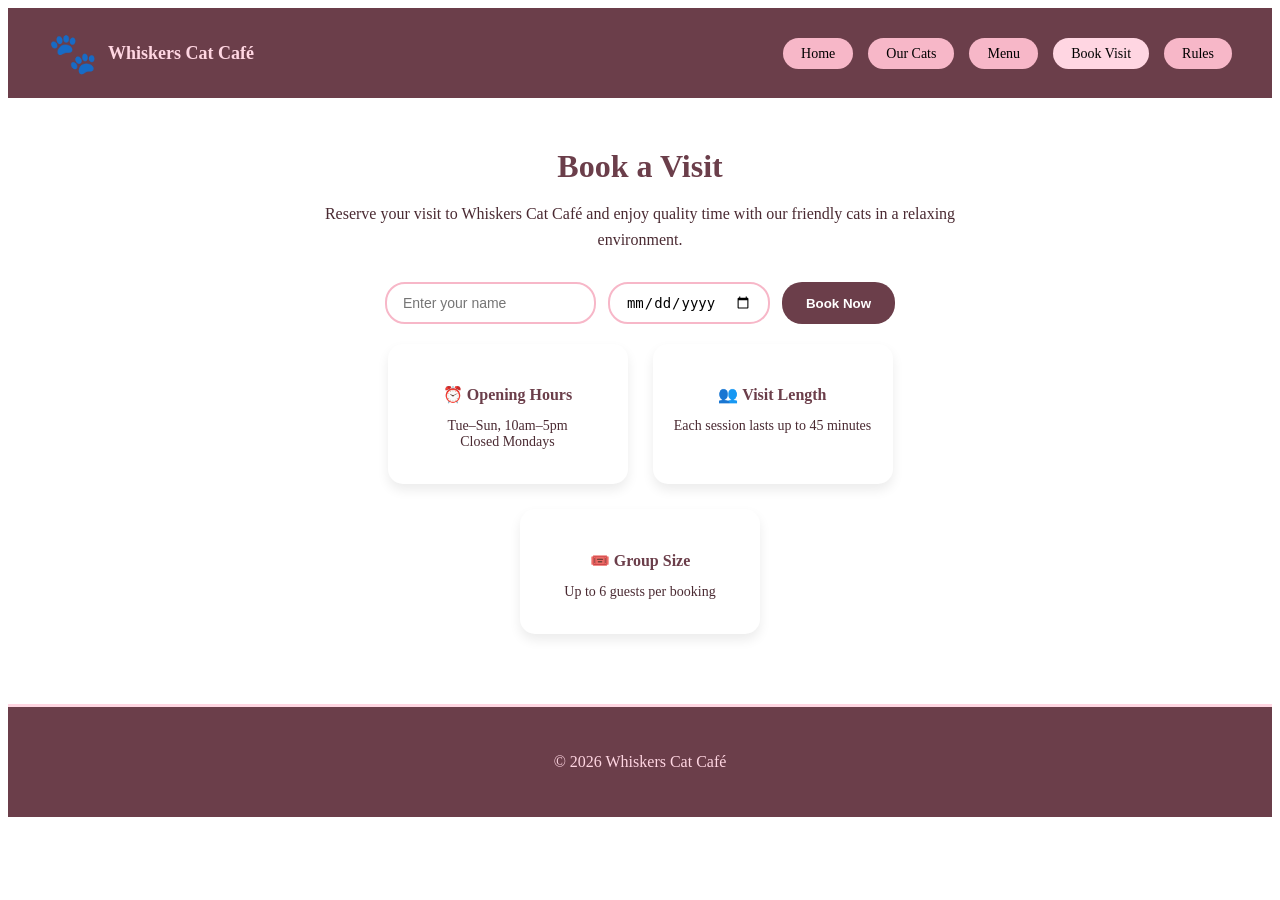
<file: pages/booking.html>
<!DOCTYPE html>
<html lang="en">
<head>
    <meta charset="UTF-8">
    <meta name="viewport" content="width=device-width, initial-scale=1.0">
    <title>Book a Visit</title>
    <link rel="stylesheet" href="../css/style.css">
</head>
<body>
<nav class="navbar">
    <div class="brand">
        <span class="logo">🐾</span>
        <span class="brand-name">Whiskers Cat Café</span>
    </div>
    <ul>
        <li><a href="../index.html">Home</a></li>
        <li><a href="cats.html">Our Cats</a></li>
        <li><a href="menu.html">Menu</a></li>
        <li><a href="booking.html" class="active">Book Visit</a></li>
        <li><a href="rules.html">Rules</a></li>
    </ul>
</nav>

<section class="booking-section">
    <h2>Book a Visit</h2>
    <p>
        Reserve your visit to Whiskers Cat Café and enjoy quality time
        with our friendly cats in a relaxing environment.
    </p>
    <form class="booking-form" onsubmit="return validateForm()">
        <label for="name" class="sr-only">Your name</label>
        <input type="text" id="name" placeholder="Enter your name">

        <label for="date" class="sr-only">Visit date</label>
        <input type="date" id="date">

        <button type="submit">Book Now</button>
    </form>
    <p id="confirmation" class="confirmation-message" hidden></p>
</section>

<section class="booking-info">
    <div class="info-card">
        <h4>⏰ Opening Hours</h4>
        <p>Tue–Sun, 10am–5pm<br>Closed Mondays</p>
    </div>
    <div class="info-card">
        <h4>👥 Visit Length</h4>
        <p>Each session lasts up to 45 minutes</p>
    </div>
    <div class="info-card">
        <h4>🎟️ Group Size</h4>
        <p>Up to 6 guests per booking</p>
    </div>
</section>

<footer class="footer">
    <p>© 2026 Whiskers Cat Café</p>
</footer>
<script src="../script/script.js"></script>
</body>
</html>
</file>
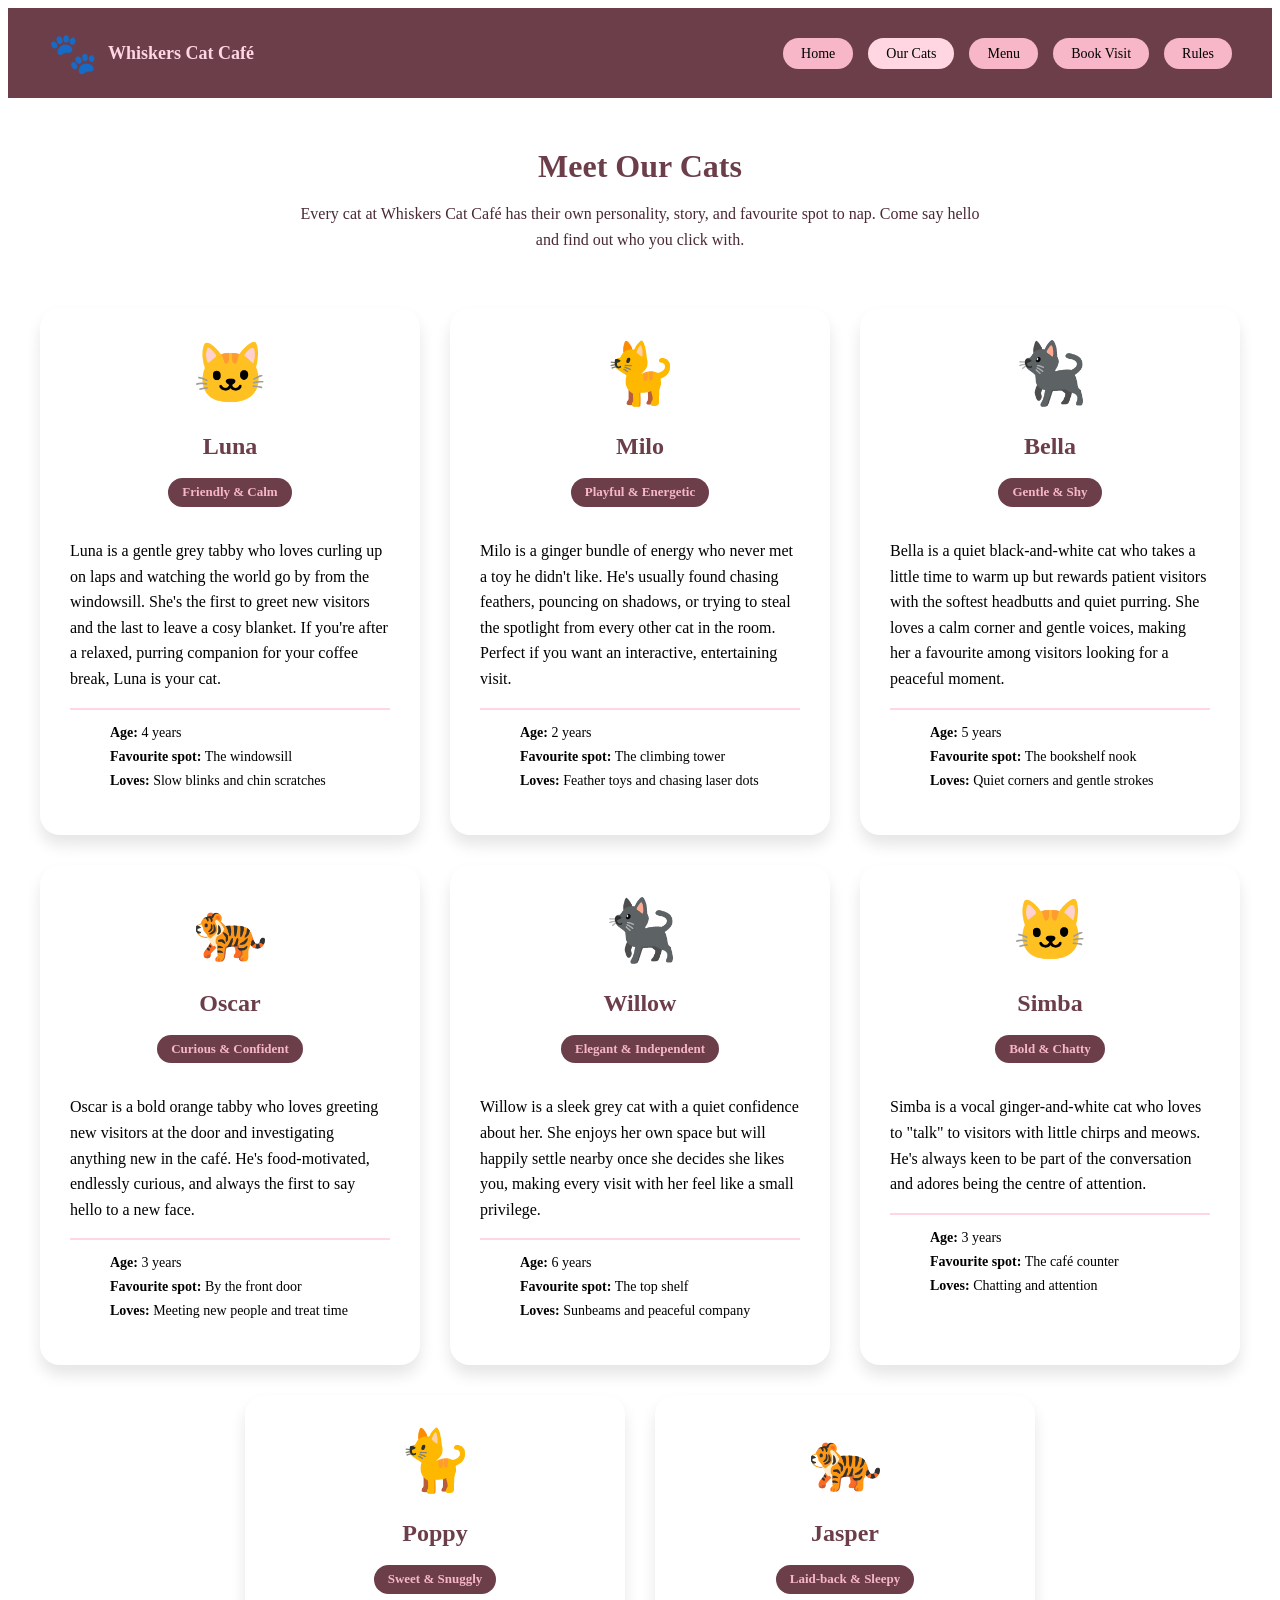
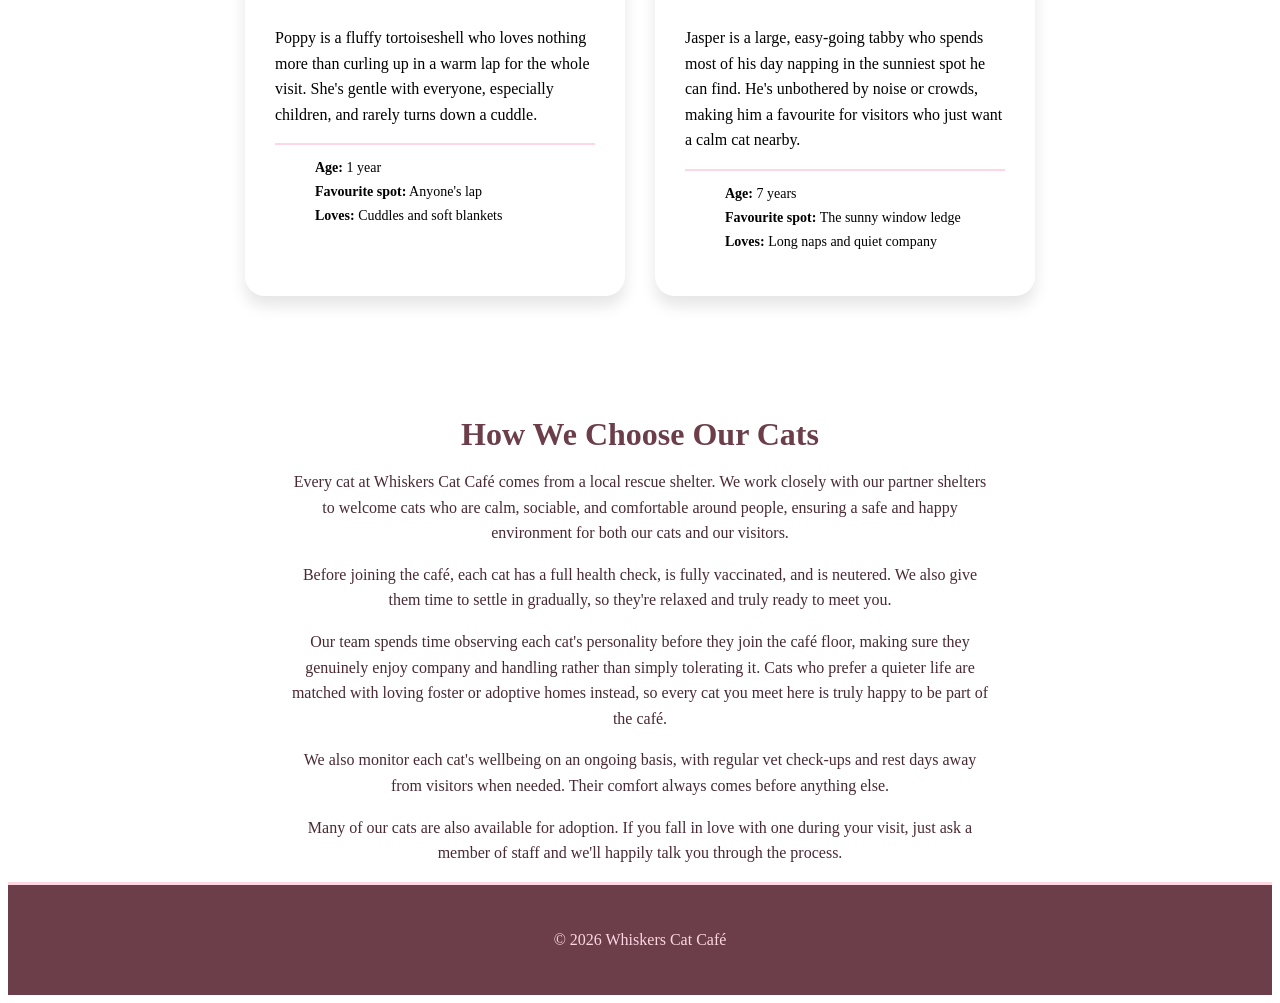
<file: pages/cats.html>
<!DOCTYPE html>
<html lang="en">
<head>
    <meta charset="UTF-8">
    <meta name="viewport" content="width=device-width, initial-scale=1.0">
    <title>Our Cats</title>
    <link rel="stylesheet" href="../css/style.css">
</head>
<body>
<nav class="navbar">
    <div class="brand">
        <span class="logo">🐾</span>
        <span class="brand-name">Whiskers Cat Café</span>
    </div>
    <ul>
        <li><a href="../index.html">Home</a></li>
        <li><a href="cats.html" class="active">Our Cats</a></li>
        <li><a href="menu.html">Menu</a></li>
        <li><a href="booking.html">Book Visit</a></li>
        <li><a href="rules.html">Rules</a></li>
    </ul>
</nav>

<section class="page-intro">
    <h2>Meet Our Cats</h2>
    <p>
        Every cat at Whiskers Cat Café has their own personality, story, and favourite
        spot to nap. Come say hello and find out who you click with.
    </p>
</section>

<section class="cats-grid">
    <div class="cat-card">
        <div class="cat-avatar">🐱</div>
        <h3>Luna</h3>
        <p class="cat-tagline">Friendly &amp; Calm</p>
        <p>
            Luna is a gentle grey tabby who loves curling up on laps and watching the
            world go by from the windowsill. She's the first to greet new visitors and
            the last to leave a cosy blanket. If you're after a relaxed, purring
            companion for your coffee break, Luna is your cat.
        </p>
        <ul class="cat-facts">
            <li><strong>Age:</strong> 4 years</li>
            <li><strong>Favourite spot:</strong> The windowsill</li>
            <li><strong>Loves:</strong> Slow blinks and chin scratches</li>
        </ul>
    </div>

    <div class="cat-card">
        <div class="cat-avatar">🐈</div>
        <h3>Milo</h3>
        <p class="cat-tagline">Playful &amp; Energetic</p>
        <p>
            Milo is a ginger bundle of energy who never met a toy he didn't like.
            He's usually found chasing feathers, pouncing on shadows, or trying to
            steal the spotlight from every other cat in the room. Perfect if you want
            an interactive, entertaining visit.
        </p>
        <ul class="cat-facts">
            <li><strong>Age:</strong> 2 years</li>
            <li><strong>Favourite spot:</strong> The climbing tower</li>
            <li><strong>Loves:</strong> Feather toys and chasing laser dots</li>
        </ul>
    </div>

    <div class="cat-card">
        <div class="cat-avatar">🐈‍⬛</div>
        <h3>Bella</h3>
        <p class="cat-tagline">Gentle &amp; Shy</p>
        <p>
            Bella is a quiet black-and-white cat who takes a little time to warm up
            but rewards patient visitors with the softest headbutts and quiet purring.
            She loves a calm corner and gentle voices, making her a favourite among
            visitors looking for a peaceful moment.
        </p>
        <ul class="cat-facts">
            <li><strong>Age:</strong> 5 years</li>
            <li><strong>Favourite spot:</strong> The bookshelf nook</li>
            <li><strong>Loves:</strong> Quiet corners and gentle strokes</li>
        </ul>
    </div>

    <div class="cat-card">
        <div class="cat-avatar">🐅</div>
        <h3>Oscar</h3>
        <p class="cat-tagline">Curious &amp; Confident</p>
        <p>
            Oscar is a bold orange tabby who loves greeting new visitors at the door
            and investigating anything new in the café. He's food-motivated, endlessly
            curious, and always the first to say hello to a new face.
        </p>
        <ul class="cat-facts">
            <li><strong>Age:</strong> 3 years</li>
            <li><strong>Favourite spot:</strong> By the front door</li>
            <li><strong>Loves:</strong> Meeting new people and treat time</li>
        </ul>
    </div>

    <div class="cat-card">
        <div class="cat-avatar">🐈‍⬛</div>
        <h3>Willow</h3>
        <p class="cat-tagline">Elegant &amp; Independent</p>
        <p>
            Willow is a sleek grey cat with a quiet confidence about her. She enjoys
            her own space but will happily settle nearby once she decides she likes
            you, making every visit with her feel like a small privilege.
        </p>
        <ul class="cat-facts">
            <li><strong>Age:</strong> 6 years</li>
            <li><strong>Favourite spot:</strong> The top shelf</li>
            <li><strong>Loves:</strong> Sunbeams and peaceful company</li>
        </ul>
    </div>

    <div class="cat-card">
        <div class="cat-avatar">🐱</div>
        <h3>Simba</h3>
        <p class="cat-tagline">Bold &amp; Chatty</p>
        <p>
            Simba is a vocal ginger-and-white cat who loves to "talk" to visitors
            with little chirps and meows. He's always keen to be part of the
            conversation and adores being the centre of attention.
        </p>
        <ul class="cat-facts">
            <li><strong>Age:</strong> 3 years</li>
            <li><strong>Favourite spot:</strong> The café counter</li>
            <li><strong>Loves:</strong> Chatting and attention</li>
        </ul>
    </div>

    <div class="cat-card">
        <div class="cat-avatar">🐈</div>
        <h3>Poppy</h3>
        <p class="cat-tagline">Sweet &amp; Snuggly</p>
        <p>
            Poppy is a fluffy tortoiseshell who loves nothing more than curling up
            in a warm lap for the whole visit. She's gentle with everyone, especially
            children, and rarely turns down a cuddle.
        </p>
        <ul class="cat-facts">
            <li><strong>Age:</strong> 1 year</li>
            <li><strong>Favourite spot:</strong> Anyone's lap</li>
            <li><strong>Loves:</strong> Cuddles and soft blankets</li>
        </ul>
    </div>

    <div class="cat-card">
        <div class="cat-avatar">🐅</div>
        <h3>Jasper</h3>
        <p class="cat-tagline">Laid-back &amp; Sleepy</p>
        <p>
            Jasper is a large, easy-going tabby who spends most of his day napping
            in the sunniest spot he can find. He's unbothered by noise or crowds,
            making him a favourite for visitors who just want a calm cat nearby.
        </p>
        <ul class="cat-facts">
            <li><strong>Age:</strong> 7 years</li>
            <li><strong>Favourite spot:</strong> The sunny window ledge</li>
            <li><strong>Loves:</strong> Long naps and quiet company</li>
        </ul>
    </div>
</section>

<section class="page-intro">
    <h2>How We Choose Our Cats</h2>
    <p>
        Every cat at Whiskers Cat Café comes from a local rescue shelter. We work
        closely with our partner shelters to welcome cats who are calm, sociable,
        and comfortable around people, ensuring a safe and happy environment for
        both our cats and our visitors.
    </p>
    <p>
        Before joining the café, each cat has a full health check, is fully
        vaccinated, and is neutered. We also give them time to settle in gradually,
        so they're relaxed and truly ready to meet you.
    </p>
    <p>
        Our team spends time observing each cat's personality before they join the
        café floor, making sure they genuinely enjoy company and handling rather
        than simply tolerating it. Cats who prefer a quieter life are matched with
        loving foster or adoptive homes instead, so every cat you meet here is truly
        happy to be part of the café.
    </p>
    <p>
        We also monitor each cat's wellbeing on an ongoing basis, with regular vet
        check-ups and rest days away from visitors when needed. Their comfort always
        comes before anything else.
    </p>
    <p>
        Many of our cats are also available for adoption. If you fall in love with
        one during your visit, just ask a member of staff and we'll happily talk
        you through the process.
    </p>
</section>

<footer class="footer">
    <p>© 2026 Whiskers Cat Café</p>
</footer>
<script src="../script/script.js"></script>
</body>
</html>
</file>
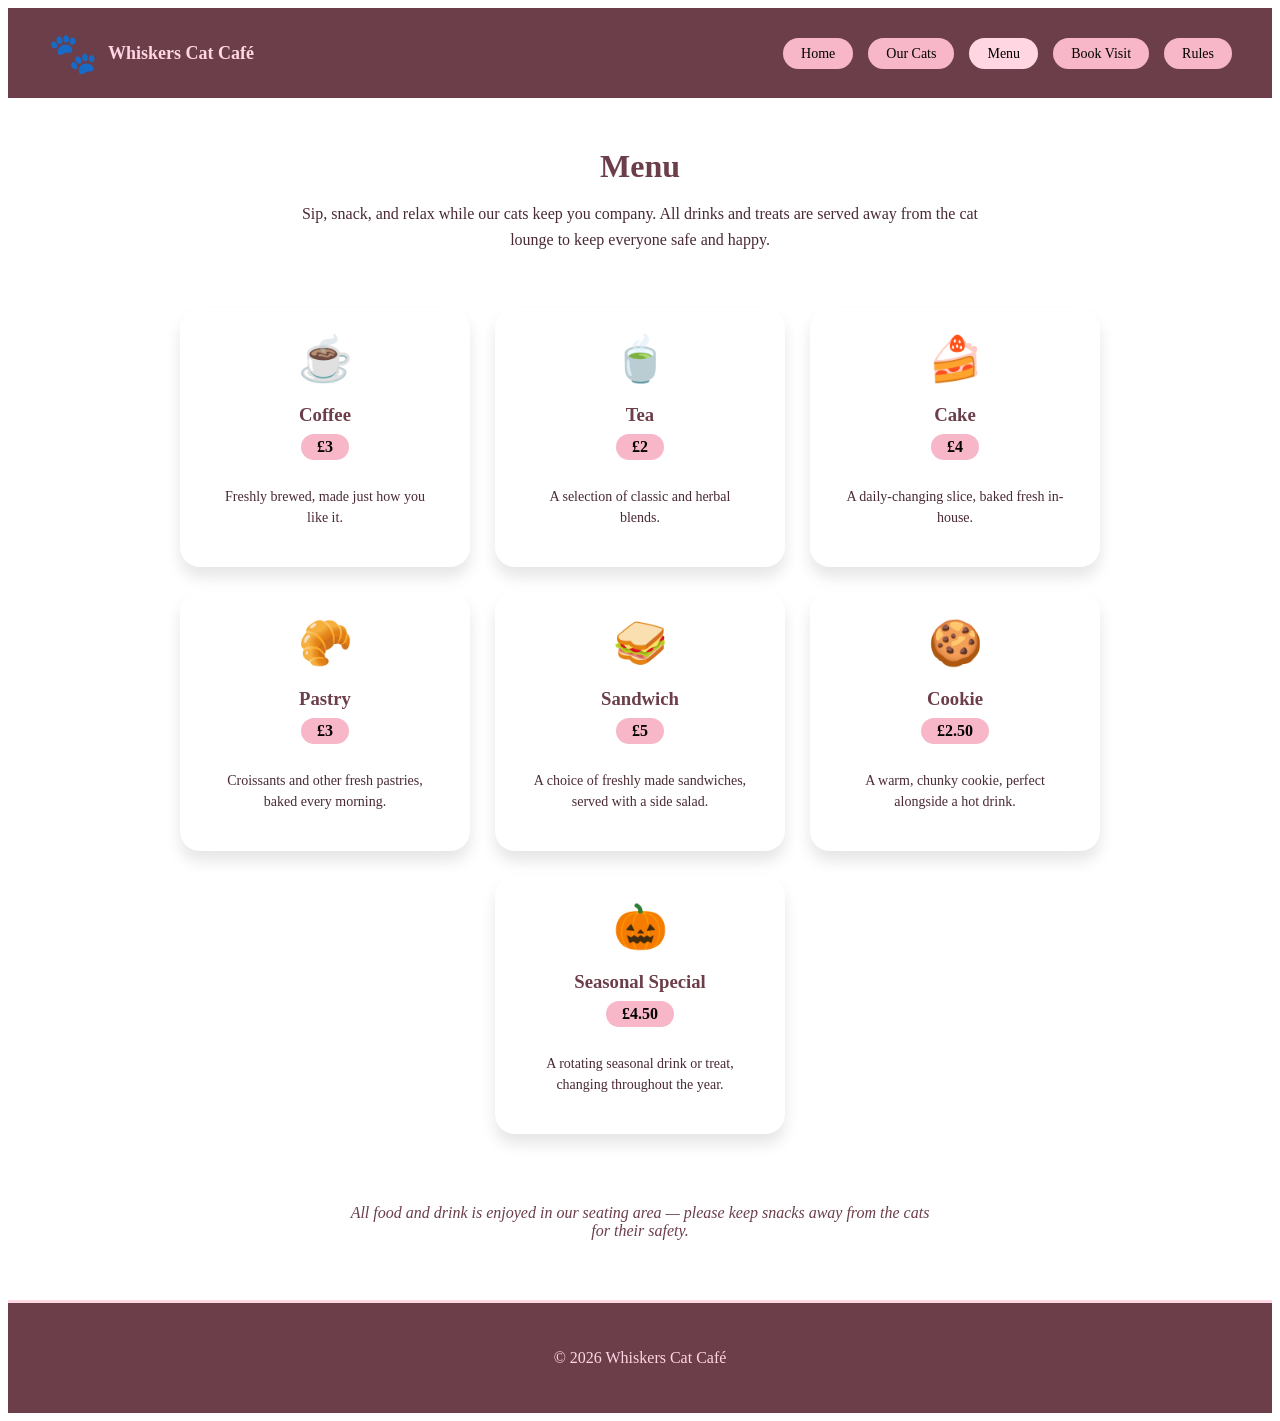
<file: pages/menu.html>
<!DOCTYPE html>
<html lang="en">
<head>
    <meta charset="UTF-8">
    <meta name="viewport" content="width=device-width, initial-scale=1.0">
    <title>Menu</title>
    <link rel="stylesheet" href="../css/style.css">
</head>
<body>
<nav class="navbar">
    <div class="brand">
        <span class="logo">🐾</span>
        <span class="brand-name">Whiskers Cat Café</span>
    </div>
    <ul>
        <li><a href="../index.html">Home</a></li>
        <li><a href="cats.html">Our Cats</a></li>
        <li><a href="menu.html" class="active">Menu</a></li>
        <li><a href="booking.html">Book Visit</a></li>
        <li><a href="rules.html">Rules</a></li>
    </ul>
</nav>

<section class="page-intro">
    <h2>Menu</h2>
    <p>
        Sip, snack, and relax while our cats keep you company. All drinks and treats
        are served away from the cat lounge to keep everyone safe and happy.
    </p>
</section>

<section class="menu-grid">
    <div class="menu-card">
        <div class="menu-icon">☕</div>
        <h3>Coffee</h3>
        <span class="menu-price">£3</span>
        <p>Freshly brewed, made just how you like it.</p>
    </div>

    <div class="menu-card">
        <div class="menu-icon">🍵</div>
        <h3>Tea</h3>
        <span class="menu-price">£2</span>
        <p>A selection of classic and herbal blends.</p>
    </div>

    <div class="menu-card">
        <div class="menu-icon">🍰</div>
        <h3>Cake</h3>
        <span class="menu-price">£4</span>
        <p>A daily-changing slice, baked fresh in-house.</p>
    </div>

    <div class="menu-card">
        <div class="menu-icon">🥐</div>
        <h3>Pastry</h3>
        <span class="menu-price">£3</span>
        <p>Croissants and other fresh pastries, baked every morning.</p>
    </div>

    <div class="menu-card">
        <div class="menu-icon">🥪</div>
        <h3>Sandwich</h3>
        <span class="menu-price">£5</span>
        <p>A choice of freshly made sandwiches, served with a side salad.</p>
    </div>

    <div class="menu-card">
        <div class="menu-icon">🍪</div>
        <h3>Cookie</h3>
        <span class="menu-price">£2.50</span>
        <p>A warm, chunky cookie, perfect alongside a hot drink.</p>
    </div>

    <div class="menu-card">
        <div class="menu-icon">🎃</div>
        <h3>Seasonal Special</h3>
        <span class="menu-price">£4.50</span>
        <p>A rotating seasonal drink or treat, changing throughout the year.</p>
    </div>
</section>

<p class="menu-note">
    All food and drink is enjoyed in our seating area — please keep snacks away
    from the cats for their safety.
</p>

<footer class="footer">
    <p>© 2026 Whiskers Cat Café</p>
</footer>
<script src="../script/script.js"></script>
</body>
</html>
</file>
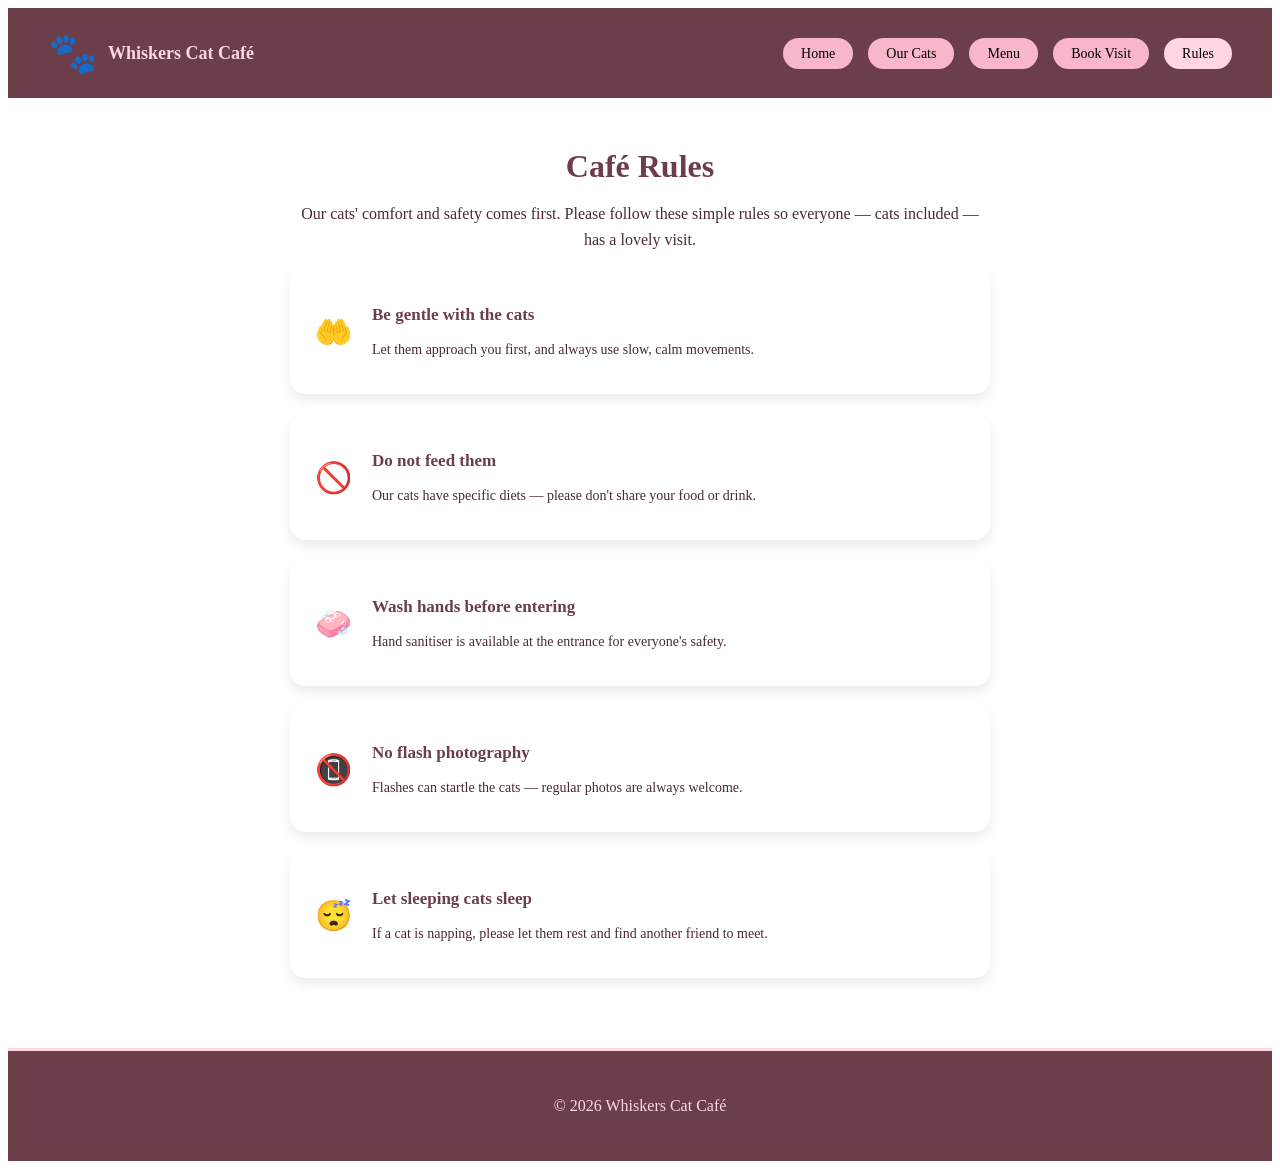
<file: pages/rules.html>
<!DOCTYPE html>
<html lang="en">
<head>
    <meta charset="UTF-8">
    <meta name="viewport" content="width=device-width, initial-scale=1.0">
    <title>Rules</title>
    <link rel="stylesheet" href="../css/style.css">
</head>
<body>
<nav class="navbar">
    <div class="brand">
        <span class="logo">🐾</span>
        <span class="brand-name">Whiskers Cat Café</span>
    </div>
    <ul>
        <li><a href="../index.html">Home</a></li>
        <li><a href="cats.html">Our Cats</a></li>
        <li><a href="menu.html">Menu</a></li>
        <li><a href="booking.html">Book Visit</a></li>
        <li><a href="rules.html" class="active">Rules</a></li>
    </ul>
</nav>

<section class="page-intro">
    <h2>Café Rules</h2>
    <p>
        Our cats' comfort and safety comes first. Please follow these simple rules
        so everyone — cats included — has a lovely visit.
    </p>
</section>

<section class="rules-list">
    <div class="rule-item">
        <span class="rule-icon">🤲</span>
        <div>
            <h3>Be gentle with the cats</h3>
            <p>Let them approach you first, and always use slow, calm movements.</p>
        </div>
    </div>

    <div class="rule-item">
        <span class="rule-icon">🚫</span>
        <div>
            <h3>Do not feed them</h3>
            <p>Our cats have specific diets — please don't share your food or drink.</p>
        </div>
    </div>

    <div class="rule-item">
        <span class="rule-icon">🧼</span>
        <div>
            <h3>Wash hands before entering</h3>
            <p>Hand sanitiser is available at the entrance for everyone's safety.</p>
        </div>
    </div>

    <div class="rule-item">
        <span class="rule-icon">📵</span>
        <div>
            <h3>No flash photography</h3>
            <p>Flashes can startle the cats — regular photos are always welcome.</p>
        </div>
    </div>

    <div class="rule-item">
        <span class="rule-icon">😴</span>
        <div>
            <h3>Let sleeping cats sleep</h3>
            <p>If a cat is napping, please let them rest and find another friend to meet.</p>
        </div>
    </div>
</section>

<footer class="footer">
    <p>© 2026 Whiskers Cat Café</p>
</footer>
<script src="../script/script.js"></script>
</body>
</html>
</file>
<file: css/style.css>
margin: 0;
    padding: 0;
    box-sizing: border-box;
}
 
body {
    font-family: Arial, sans-serif;
    background-color: #f7c6d4;
}
 
/* NAVIGATION */
.navbar {
    display: flex;
    justify-content: space-between;
    align-items: center;
    padding: 20px 40px;
    background-color: #6b3e4a;
}
 
.logo {
    font-size: 40px;
}
 
 
/* BRAND */
.brand {
    display: flex;
    align-items: center;
    gap: 10px;
}
 
.brand-name {
    color: #ffd6e2;
    font-size: 18px;
    font-weight: bold;
}
 
 
.navbar ul {
    list-style: none;
    display: flex;
    gap: 15px;
}
 
.navbar a {
    text-decoration: none;
    padding: 8px 18px;
    background-color: #f7b7c8;
    color: #000;
    border-radius: 20px;
    font-size: 14px;
}
 
.navbar a.active {
    background-color: #ffd6e2;
}
 
/* HERO SECTION */
.hero {
    display: flex;
    height: calc(100vh - 80px);
}
 
/* LEFT SIDE */
.hero-text {
    width: 40%;
    background-color: #ffffff;
    padding: 60px;
    display: flex;
    flex-direction: column;
    justify-content: center;
}
 
.hero-text p {
    line-height: 1.6;
    margin-bottom: 25px;
}
 
.hero-text button {
    width: 120px;
    padding: 10px;
    border: none;
    border-radius: 20px;
    background-color: #6b3e4a;
    color: white;
    cursor: pointer;
}
 
/* RIGHT SIDE */
.hero-image {
    width: 60%;
    background-color: #6b3e4a;
    position: relative;
    display: flex;
    align-items: center;
    justify-content: center;
}
 
.hero-image h2 {
    position: absolute;
    top: 80px;
    color: #f7b7c8;
    font-size: 36px;
}
 
.hero-image img {
    max-width: 80%;
    position: relative;
    top: 60px;
    display: block;
    margin: 0 auto;
    background-color: transparent;
    filter: drop-shadow(0 10px 15px rgba(0,0,0,0.2));
}
 
 
.hero-image img {
    display: block;
    margin: 0 auto;
}
/* FOOTER */
.footer {
    background-color: #6b3e4a;
    color: #ffd6e2;
    padding: 30px 20px;
    text-align: center;
    border-top: 3px solid #ffd6e2;
}

/* ===== SHARED INNER-PAGE INTRO ===== */
.page-intro {
    max-width: 700px;
    margin: 50px auto 10px;
    text-align: center;
    padding: 0 20px;
}

.page-intro h2 {
    color: #6b3e4a;
    font-size: 32px;
    margin-bottom: 15px;
}

.page-intro p {
    line-height: 1.6;
    color: #4a2a32;
}

/* ===== CATS PAGE ===== */
.cats-grid {
    display: flex;
    flex-wrap: wrap;
    justify-content: center;
    gap: 30px;
    padding: 40px 20px 70px;
}

.cat-card {
    background-color: #ffffff;
    border-radius: 20px;
    padding: 30px;
    width: 320px;
    text-align: center;
    box-shadow: 0 10px 15px rgba(0,0,0,0.1);
}

.cat-avatar {
    font-size: 60px;
    margin-bottom: 10px;
}

.cat-card h3 {
    color: #6b3e4a;
    font-size: 24px;
    margin-bottom: 5px;
}

.cat-tagline {
    color: #f7b7c8;
    background-color: #6b3e4a;
    display: inline-block;
    padding: 4px 14px;
    border-radius: 20px;
    font-size: 13px;
    font-weight: bold;
    margin-bottom: 15px;
}

.cat-card p {
    line-height: 1.6;
    margin-bottom: 15px;
    text-align: left;
}

.cat-facts {
    list-style: none;
    text-align: left;
    border-top: 2px solid #ffd6e2;
    padding-top: 15px;
}

.cat-facts li {
    margin-bottom: 8px;
    font-size: 14px;
}

/* ===== MENU PAGE ===== */
.menu-grid {
    display: flex;
    flex-wrap: wrap;
    justify-content: center;
    gap: 25px;
    padding: 40px 20px 70px;
}

.menu-card {
    background-color: #ffffff;
    border-radius: 20px;
    padding: 25px 35px;
    width: 220px;
    text-align: center;
    box-shadow: 0 10px 15px rgba(0,0,0,0.1);
}

.menu-icon {
    font-size: 44px;
    margin-bottom: 10px;
}

.menu-card h3 {
    color: #6b3e4a;
    margin-bottom: 8px;
}

.menu-price {
    display: inline-block;
    background-color: #f7b7c8;
    color: #000;
    padding: 4px 16px;
    border-radius: 20px;
    font-weight: bold;
    margin-bottom: 12px;
}

.menu-card p {
    font-size: 14px;
    line-height: 1.5;
    color: #4a2a32;
}

.menu-note {
    max-width: 600px;
    margin: 0 auto 60px;
    text-align: center;
    padding: 0 20px;
    color: #6b3e4a;
    font-style: italic;
}

/* ===== RULES PAGE ===== */
.rules-list {
    max-width: 700px;
    margin: 0 auto 70px;
    padding: 0 20px;
    display: flex;
    flex-direction: column;
    gap: 20px;
}

.rule-item {
    background-color: #ffffff;
    border-radius: 15px;
    padding: 20px 25px;
    display: flex;
    align-items: center;
    gap: 20px;
    box-shadow: 0 6px 12px rgba(0,0,0,0.08);
}

.rule-icon {
    font-size: 30px;
    flex-shrink: 0;
}

.rule-item h3 {
    color: #6b3e4a;
    font-size: 17px;
    margin-bottom: 4px;
}

.rule-item p {
    font-size: 14px;
    color: #4a2a32;
    line-height: 1.5;
}

/* ===== BOOKING PAGE ===== */
.booking-section {
    max-width: 700px;
    margin: 50px auto 10px;
    text-align: center;
    padding: 0 20px;
}

.booking-section h2 {
    color: #6b3e4a;
    font-size: 32px;
    margin-bottom: 15px;
}

.booking-section p {
    line-height: 1.6;
    color: #4a2a32;
    margin-bottom: 30px;
}

.booking-form {
    display: flex;
    justify-content: center;
    gap: 12px;
    flex-wrap: wrap;
    margin-bottom: 20px;
}

.booking-form input {
    padding: 10px 16px;
    border: 2px solid #f7b7c8;
    border-radius: 20px;
    font-size: 14px;
}

.booking-form button {
    padding: 10px 24px;
    border: none;
    border-radius: 20px;
    background-color: #6b3e4a;
    color: white;
    font-weight: bold;
    cursor: pointer;
}

.booking-form button:hover {
    background-color: #4a2a32;
}

.confirmation-message {
    max-width: 500px;
    margin: 0 auto 60px;
    background-color: #ffffff;
    border-radius: 15px;
    padding: 20px;
    color: #6b3e4a;
    font-weight: bold;
    box-shadow: 0 6px 12px rgba(0,0,0,0.08);
}

.booking-info {
    max-width: 700px;
    margin: 0 auto 70px;
    padding: 0 20px;
    display: flex;
    flex-wrap: wrap;
    justify-content: center;
    gap: 25px;
}

.info-card {
    background-color: #ffffff;
    border-radius: 15px;
    padding: 20px;
    width: 200px;
    text-align: center;
    box-shadow: 0 6px 12px rgba(0,0,0,0.08);
}

.info-card h4 {
    color: #6b3e4a;
    margin-bottom: 8px;
}

.info-card p {
    font-size: 14px;
    color: #4a2a32;
}

/* ===== ACCESSIBILITY HELPER ===== */
.sr-only {
    position: absolute;
    width: 1px;
    height: 1px;
    padding: 0;
    margin: -1px;
    overflow: hidden;
    clip: rect(0,0,0,0);
    border: 0;
}

/* ===== WHY VISIT US (HOMEPAGE) ===== */
.features-section {
    max-width: 900px;
    margin: 60px auto;
    text-align: center;
    padding: 0 20px;
}

.features-section h2 {
    color: #6b3e4a;
    font-size: 30px;
    margin-bottom: 30px;
}

.features-grid {
    display: flex;
    flex-wrap: wrap;
    justify-content: center;
    gap: 25px;
}

.feature-card {
    background-color: #ffffff;
    border-radius: 20px;
    padding: 30px 25px;
    width: 240px;
    box-shadow: 0 10px 15px rgba(0,0,0,0.1);
}

.feature-icon {
    font-size: 44px;
    margin-bottom: 12px;
}

.feature-card h3 {
    color: #6b3e4a;
    margin-bottom: 10px;
}

.feature-card p {
    font-size: 14px;
    line-height: 1.6;
    color: #4a2a32;
}

/* ===== FEATURED CATS (HOMEPAGE) ===== */
.featured-cats-section {
    max-width: 900px;
    margin: 60px auto;
    text-align: center;
    padding: 0 20px;
}

.featured-cats-section h2 {
    color: #6b3e4a;
    font-size: 30px;
    margin-bottom: 30px;
}

.featured-cats-grid {
    display: flex;
    flex-wrap: wrap;
    justify-content: center;
    gap: 25px;
    margin-bottom: 25px;
}

.featured-cat-card {
    background-color: #ffffff;
    border-radius: 20px;
    padding: 25px;
    width: 260px;
    text-align: center;
    box-shadow: 0 10px 15px rgba(0,0,0,0.1);
}

.view-all-link {
    display: inline-block;
    color: #6b3e4a;
    font-weight: bold;
    text-decoration: none;
    border-bottom: 2px solid #f7b7c8;
    padding-bottom: 3px;
}

.view-all-link:hover {
    color: #4a2a32;
}

/* ===== TESTIMONIALS (HOMEPAGE) ===== */
.testimonials-section {
    max-width: 1000px;
    margin: 60px auto 80px;
    text-align: center;
    padding: 0 20px;
}

.testimonials-section h2 {
    color: #6b3e4a;
    font-size: 30px;
    margin-bottom: 30px;
}

.testimonials-grid {
    display: flex;
    flex-wrap: wrap;
    justify-content: center;
    gap: 25px;
}

.testimonial-card {
    background-color: #ffffff;
    border-radius: 20px;
    padding: 25px;
    width: 260px;
    box-shadow: 0 10px 15px rgba(0,0,0,0.1);
    text-align: left;
}

.testimonial-card p {
    font-style: italic;
    color: #4a2a32;
    line-height: 1.6;
    margin-bottom: 12px;
}

.testimonial-author {
    color: #6b3e4a;
    font-weight: bold;
    font-size: 14px;
}
</file>
